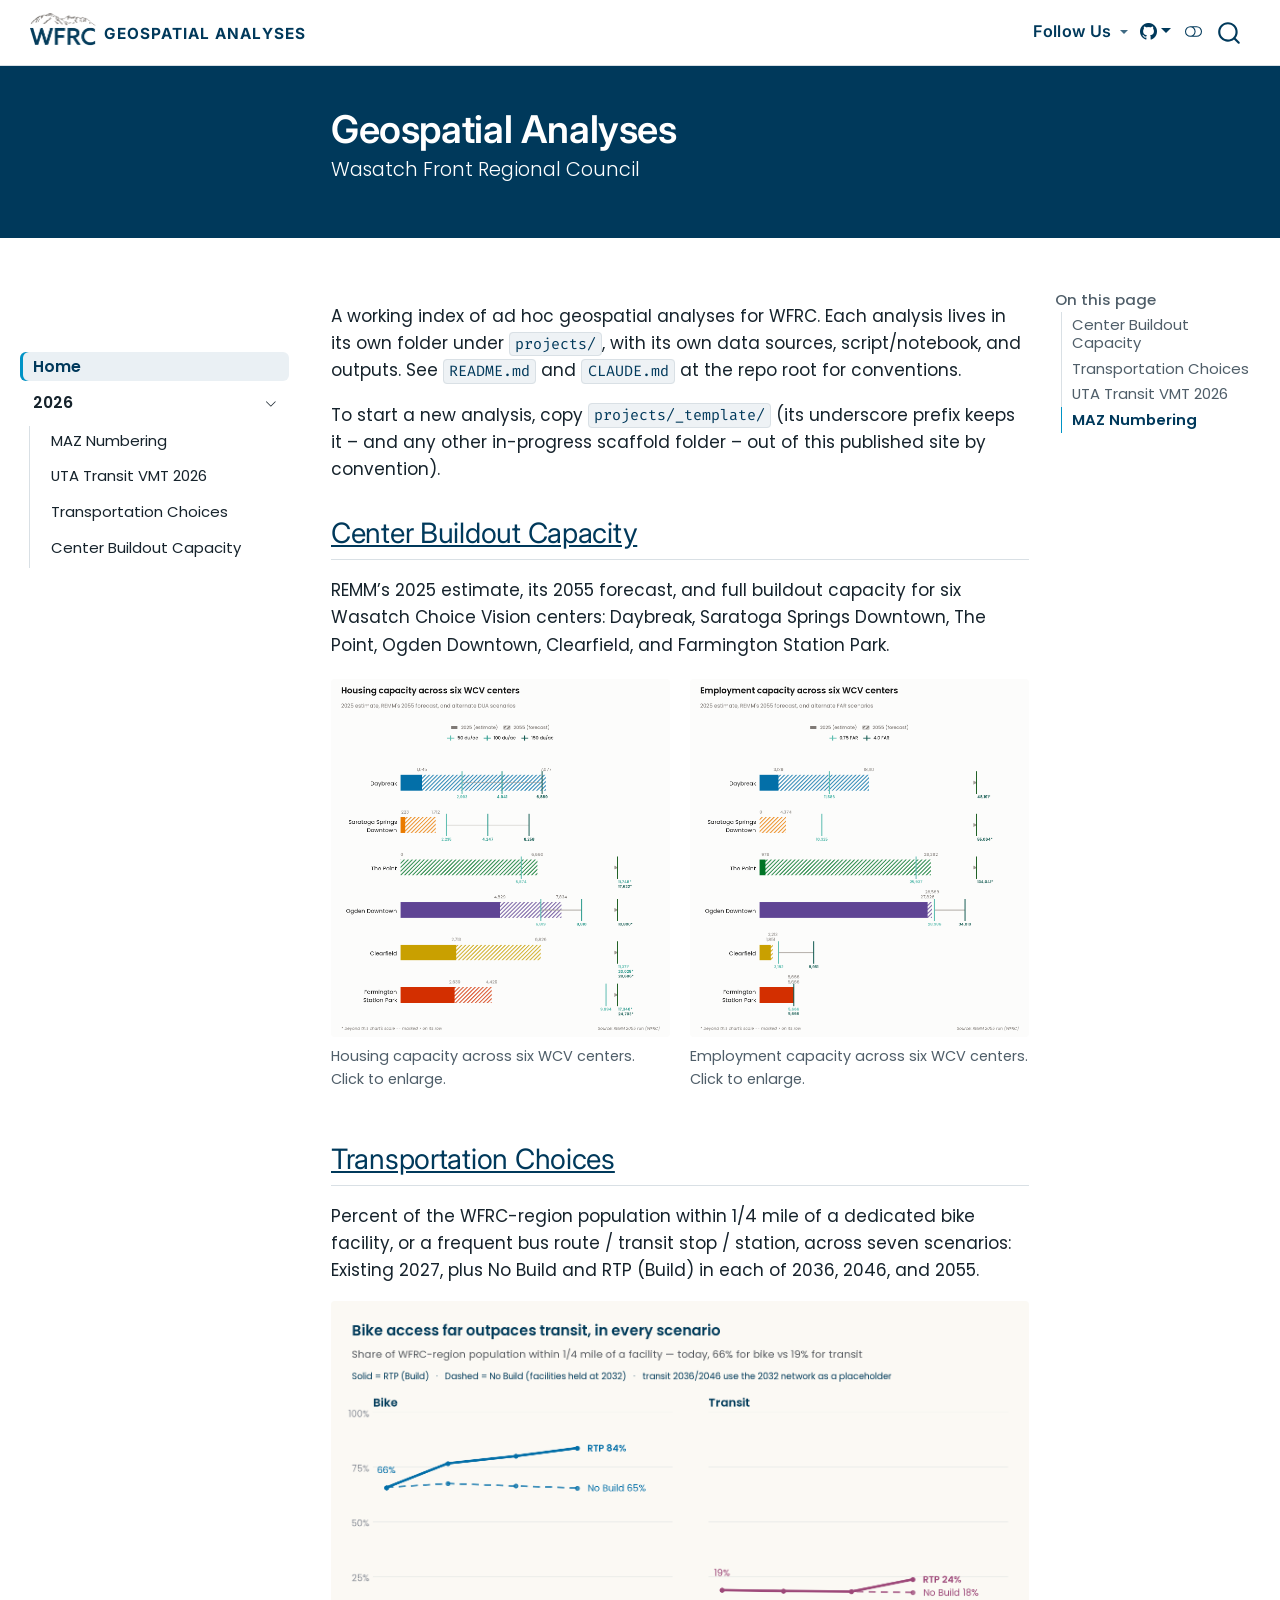
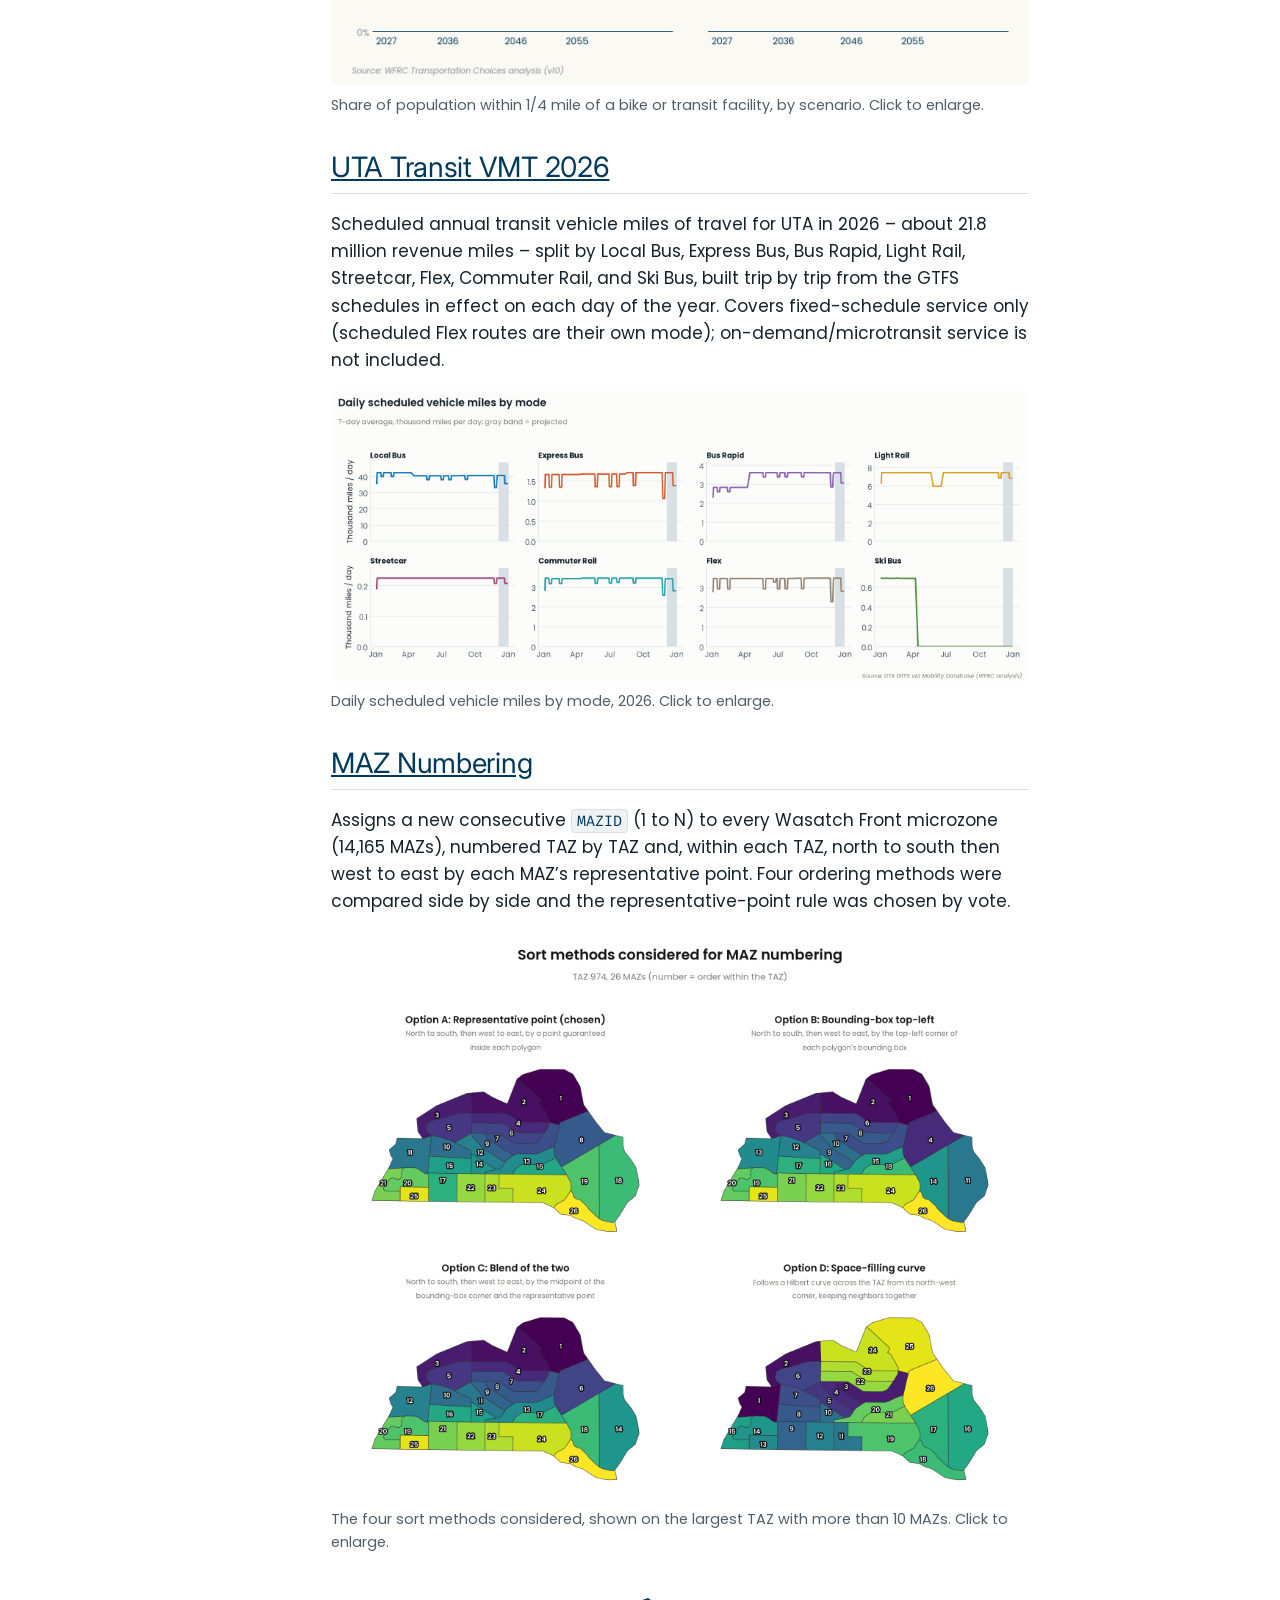
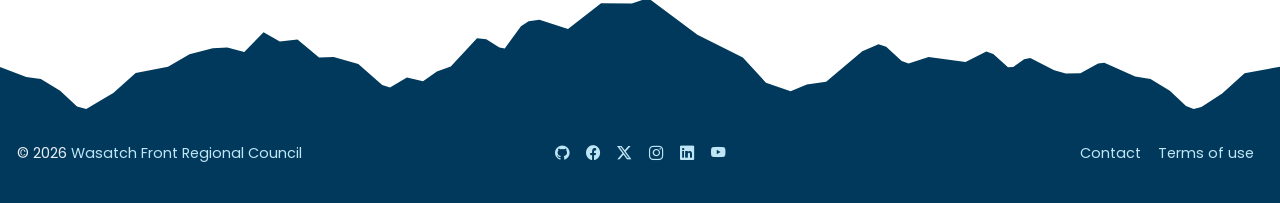
<file: index.html>
<!DOCTYPE html>
<html xmlns="http://www.w3.org/1999/xhtml" lang="en" xml:lang="en"><head>

<meta charset="utf-8">
<meta name="generator" content="quarto-1.11.9">

<meta name="viewport" content="width=device-width, initial-scale=1.0, user-scalable=yes">


<title>Geospatial Analyses</title>
<style>
/* Default styles provided by pandoc.
** See https://pandoc.org/MANUAL.html#variables-for-html for config info.
*/
span.smallcaps{font-variant: small-caps;}
div.columns{display: flex; gap: 1.5em;}
div.column{flex: auto;}
@media screen {
div.columns{gap: min(4vw, 1.5em);}
div.column{overflow-x: auto;}
}
div.hanging-indent{margin-left: 1.5em; text-indent: -1.5em;}
ul.task-list{list-style: none;}
ul.task-list li input[type="checkbox"] {
  width: 0.8em;
  margin: 0 0.8em 0.2em -1em; /* quarto-specific, see https://github.com/quarto-dev/quarto-cli/issues/4556 */ 
  vertical-align: middle;
}
</style>


<script src="site_libs/quarto-nav/quarto-nav.js"></script>
<script src="site_libs/quarto-nav/headroom.min.js"></script>
<script src="site_libs/clipboard/clipboard.min.js"></script>
<script src="site_libs/quarto-search/autocomplete.umd.js"></script>
<script src="site_libs/quarto-search/fuse.min.js"></script>
<script src="site_libs/quarto-search/quarto-search.js"></script>
<meta name="quarto:offset" content="./">
<link href="site_libs\quarto-contrib\quarto-project\WFRCAnalytics\wfrc-brand\assets\logo\abbreviated\WFRC_logo_abbreviated_color_transparent.png" rel="icon" type="image/png">
<script src="site_libs/quarto-html/quarto.js" type="module"></script>
<script src="site_libs/quarto-html/tabsets/tabsets.js" type="module"></script>
<script src="site_libs/quarto-html/scrollable-regions/scrollable-regions.js" type="module"></script>
<script src="site_libs/quarto-html/popper.min.js"></script>
<script src="site_libs/quarto-html/tippy.umd.min.js"></script>
<script src="site_libs/quarto-html/anchor.min.js"></script>
<link href="site_libs/quarto-html/tippy.css" rel="stylesheet">
<link href="site_libs/quarto-html/quarto-syntax-highlighting-a7323b02520c6b153f7cba92645f5b7d.css" rel="stylesheet" class="quarto-color-scheme" id="quarto-text-highlighting-styles">
<link href="site_libs/quarto-html/quarto-syntax-highlighting-dark-fb974e37bd816e7371e85ccbeae9b4e3.css" rel="stylesheet" class="quarto-color-scheme quarto-color-alternate" id="quarto-text-highlighting-styles">
<link href="site_libs/quarto-html/quarto-syntax-highlighting-a7323b02520c6b153f7cba92645f5b7d.css" rel="stylesheet" class="quarto-color-scheme-extra" id="quarto-text-highlighting-styles">
<script src="site_libs/quarto-axe/axe.min.js"></script>
<script src="site_libs/quarto-axe/axe-check.js" type="module"></script>
<script id="quarto-axe-checker-options" type="text/plain">dHJ1ZQ==</script>
<script src="site_libs/bootstrap/bootstrap.min.js"></script>
<link href="site_libs/bootstrap/bootstrap-icons.css" rel="stylesheet">
<link href="site_libs/bootstrap/bootstrap-1a961dc1143a0c01d0fdc36cc2239492.min.css" rel="stylesheet" append-hash="true" class="quarto-color-scheme" id="quarto-bootstrap" data-mode="light">
<link href="site_libs/bootstrap/bootstrap-dark-6ae2621facc82204d567e3cd11e3c288.min.css" rel="stylesheet" append-hash="true" class="quarto-color-scheme quarto-color-alternate" id="quarto-bootstrap" data-mode="dark">
<link href="site_libs/bootstrap/bootstrap-1a961dc1143a0c01d0fdc36cc2239492.min.css" rel="stylesheet" append-hash="true" class="quarto-color-scheme-extra" id="quarto-bootstrap" data-mode="light">
<script src="site_libs/quarto-contrib/glightbox/glightbox.min.js"></script>
<link href="site_libs/quarto-contrib/glightbox/glightbox.min.css" rel="stylesheet">
<link href="site_libs/quarto-contrib/glightbox/lightbox.css" rel="stylesheet">
<script id="quarto-search-options" type="application/json">{
  "location": "navbar",
  "copy-button": false,
  "collapse-after": 3,
  "panel-placement": "end",
  "type": "overlay",
  "limit": 50,
  "keyboard-shortcut": [
    "f",
    "/",
    "s"
  ],
  "show-item-context": false,
  "language": {
    "search-no-results-text": "No results",
    "search-matching-documents-text": "matching documents",
    "search-copy-link-title": "Copy link to search",
    "search-hide-matches-text": "Hide additional matches",
    "search-more-match-text": "more match in this document",
    "search-more-matches-text": "more matches in this document",
    "search-clear-button-title": "Clear",
    "search-text-placeholder": "",
    "search-detached-cancel-button-title": "Cancel",
    "search-submit-button-title": "Submit",
    "search-label": "Search"
  }
}</script>


<meta property="og:title" content="Geospatial Analyses">
<meta property="og:description" content="Wasatch Front Regional Council">
<meta property="og:image" content="https://wfrcanalytics.github.io/GIS-adhoc-analyses/_extensions/WFRCAnalytics/wfrc-brand/assets/social/wfrc-card.png">
<meta property="og:site_name" content="Geospatial Analyses">
<meta property="og:image:alt" content="Wasatch Front Regional Council">
<meta property="og:image:height" content="630">
<meta property="og:image:width" content="1200">
<meta name="twitter:title" content="Geospatial Analyses">
<meta name="twitter:description" content="Wasatch Front Regional Council">
<meta name="twitter:image" content="https://wfrcanalytics.github.io/GIS-adhoc-analyses/_extensions/WFRCAnalytics/wfrc-brand/assets/social/wfrc-card.png">
<meta name="twitter:image:alt" content="Wasatch Front Regional Council">
<meta name="twitter:creator" content="@wasatchcouncil">
<meta name="twitter:site" content="@wasatchcouncil">
<meta name="twitter:card" content="summary_large_image">
</head>

<body class="nav-sidebar docked nav-fixed quarto-light"><a id="quarto-skip-link" class="visually-hidden-focusable" href="#quarto-document-content">Skip to main content</a><script id="quarto-html-before-body" type="application/javascript">
    const toggleBodyColorMode = (bsSheetEl) => {
      const mode = bsSheetEl.getAttribute("data-mode");
      const bodyEl = window.document.querySelector("body");
      if (mode === "dark") {
        bodyEl.classList.add("quarto-dark");
        bodyEl.classList.remove("quarto-light");
      } else {
        bodyEl.classList.add("quarto-light");
        bodyEl.classList.remove("quarto-dark");
      }
    }
    const toggleBodyColorPrimary = () => {
      const bsSheetEl = window.document.querySelector("link#quarto-bootstrap:not([rel=disabled-stylesheet])");
      if (bsSheetEl) {
        toggleBodyColorMode(bsSheetEl);
      }
    }
    const setColorSchemeToggle = (alternate) => {
      const toggles = window.document.querySelectorAll('.quarto-color-scheme-toggle');
      for (let i=0; i < toggles.length; i++) {
        const toggle = toggles[i];
        if (toggle) {
          toggle.setAttribute("aria-checked", alternate ? "true" : "false");
          if (alternate) {
            toggle.classList.add("alternate");
          } else {
            toggle.classList.remove("alternate");
          }
        }
      }
    };
    const toggleColorMode = (alternate) => {
      // Switch the stylesheets
      const primaryStylesheets = window.document.querySelectorAll('link.quarto-color-scheme:not(.quarto-color-alternate)');
      const alternateStylesheets = window.document.querySelectorAll('link.quarto-color-scheme.quarto-color-alternate');
      manageTransitions('#quarto-margin-sidebar .nav-link', false);
      if (alternate) {
        // note: dark is layered on light, we don't disable primary!
        enableStylesheet(alternateStylesheets);
        for (const sheetNode of alternateStylesheets) {
          if (sheetNode.id === "quarto-bootstrap") {
            toggleBodyColorMode(sheetNode);
          }
        }
      } else {
        disableStylesheet(alternateStylesheets);
        enableStylesheet(primaryStylesheets)
        toggleBodyColorPrimary();
      }
      manageTransitions('#quarto-margin-sidebar .nav-link', true);
      // Switch the toggles
      setColorSchemeToggle(alternate)
    }
    // Hack to workaround the fact that safari doesn't
    // properly recolor the scrollbar when toggling (#1455).
    // Not run on load: stylesheets are set before first paint there, and
    // scrolling would undo the scroll to a URL fragment (#14973).
    // The one pixel nudge keeps the reader where they were.
    const refreshSafariScrollbar = () => {
      if (navigator.userAgent.indexOf('Safari') > 0 && navigator.userAgent.indexOf('Chrome') == -1) {
        manageTransitions("body", false);
        const scrollY = window.scrollY;
        window.scrollTo(0, scrollY > 0 ? scrollY - 1 : 1);
        setTimeout(() => {
          window.scrollTo(0, scrollY);
          manageTransitions("body", true);
        }, 40);
      }
    }
    const disableStylesheet = (stylesheets) => {
      for (let i=0; i < stylesheets.length; i++) {
        const stylesheet = stylesheets[i];
        stylesheet.rel = 'disabled-stylesheet';
      }
    }
    const enableStylesheet = (stylesheets) => {
      for (let i=0; i < stylesheets.length; i++) {
        const stylesheet = stylesheets[i];
        if(stylesheet.rel !== 'stylesheet') { // for Chrome, which will still FOUC without this check
          stylesheet.rel = 'stylesheet';
        }
      }
    }
    const manageTransitions = (selector, allowTransitions) => {
      const els = window.document.querySelectorAll(selector);
      for (let i=0; i < els.length; i++) {
        const el = els[i];
        if (allowTransitions) {
          el.classList.remove('notransition');
        } else {
          el.classList.add('notransition');
        }
      }
    }
    const isFileUrl = () => {
      return window.location.protocol === 'file:';
    }
    const hasAlternateSentinel = () => {
      let styleSentinel = getColorSchemeSentinel();
      if (styleSentinel !== null) {
        return styleSentinel === "alternate";
      } else {
        return false;
      }
    }
    const setStyleSentinel = (alternate) => {
      const value = alternate ? "alternate" : "default";
      if (!isFileUrl()) {
        window.localStorage.setItem("quarto-color-scheme", value);
      } else {
        localAlternateSentinel = value;
      }
    }
    const getColorSchemeSentinel = () => {
      if (!isFileUrl()) {
        const storageValue = window.localStorage.getItem("quarto-color-scheme");
        return storageValue != null ? storageValue : localAlternateSentinel;
      } else {
        return localAlternateSentinel;
      }
    }
    const toggleGiscusIfUsed = (isAlternate, darkModeDefault) => {
      const baseTheme = document.querySelector('#giscus-base-theme')?.value ?? 'light';
      const alternateTheme = document.querySelector('#giscus-alt-theme')?.value ?? 'dark';
      let newTheme = '';
      if(authorPrefersDark) {
        newTheme = isAlternate ? baseTheme : alternateTheme;
      } else {
        newTheme = isAlternate ? alternateTheme : baseTheme;
      }
      const changeGiscusTheme = () => {
        // From: https://github.com/giscus/giscus/issues/336
        const sendMessage = (message) => {
          const iframe = document.querySelector('iframe.giscus-frame');
          if (!iframe) return;
          iframe.contentWindow.postMessage({ giscus: message }, 'https://giscus.app');
        }
        sendMessage({
          setConfig: {
            theme: newTheme
          }
        });
      }
      const isGiscussLoaded = window.document.querySelector('iframe.giscus-frame') !== null;
      if (isGiscussLoaded) {
        changeGiscusTheme();
      }
    };
    const authorPrefersDark = false;
    const queryPrefersDark = window.matchMedia('(prefers-color-scheme: dark)');
    const darkModeDefault = queryPrefersDark.matches;
      document.querySelector('link#quarto-text-highlighting-styles.quarto-color-scheme-extra').rel = 'disabled-stylesheet';
      document.querySelector('link#quarto-bootstrap.quarto-color-scheme-extra').rel = 'disabled-stylesheet';
    let localAlternateSentinel = darkModeDefault ? 'alternate' : 'default';
    // Dark / light mode switch
    window.quartoToggleColorScheme = () => {
      // Read the current dark / light value
      let toAlternate = !hasAlternateSentinel();
      toggleColorMode(toAlternate);
      refreshSafariScrollbar();
      setStyleSentinel(toAlternate);
      toggleGiscusIfUsed(toAlternate, darkModeDefault);
      window.dispatchEvent(new Event('resize'));
    };
    queryPrefersDark.addEventListener("change", e => {
      if(window.localStorage.getItem("quarto-color-scheme") !== null)
        return;
      const alternate = e.matches
      toggleColorMode(alternate);
      refreshSafariScrollbar();
      localAlternateSentinel = e.matches ? 'alternate' : 'default'; // this is used alongside local storage!
      toggleGiscusIfUsed(alternate, darkModeDefault);
    });
    // Switch to dark mode if need be
    if (hasAlternateSentinel()) {
      toggleColorMode(true);
    } else {
      toggleColorMode(false);
    }
  </script>

<div id="quarto-search-results"></div>
  <header id="quarto-header" class="headroom fixed-top quarto-banner">
    <nav class="navbar navbar-expand-lg " data-bs-theme="dark" aria-label="Site">
      <div class="navbar-container container-fluid">
      <div class="navbar-brand-container mx-auto">
    <a href="./index.html" class="navbar-brand navbar-brand-logo">
    <img src="site_libs\quarto-contrib\quarto-project\WFRCAnalytics\wfrc-brand\assets\logo\abbreviated\WFRC_logo_abbreviated_color_transparent.png" alt="Wasatch Front Regional Council" class="navbar-logo light-content">
    <img src="site_libs\quarto-contrib\quarto-project\WFRCAnalytics\wfrc-brand\assets\logo\abbreviated\WFRC_logo_abbreviated_white_transparent.png" alt="Wasatch Front Regional Council" class="navbar-logo dark-content">
    </a>
    <a class="navbar-brand" href="./index.html">
    <span class="navbar-title">Geospatial Analyses</span>
    </a>
  </div>
          <button class="navbar-toggler" type="button" data-bs-toggle="collapse" data-bs-target="#navbarCollapse" aria-controls="navbarCollapse" aria-expanded="false" aria-label="Toggle navigation" onclick="if (window.quartoToggleHeadroom) { window.quartoToggleHeadroom(); }">
  <span class="navbar-toggler-icon"></span>
</button>
          <div class="collapse navbar-collapse" id="navbarCollapse">
            <ul class="navbar-nav navbar-nav-scroll ms-auto">
  <li class="nav-item dropdown ">
    <a class="nav-link dropdown-toggle" href="#" id="nav-menu-follow-us" role="link" data-bs-toggle="dropdown" aria-expanded="false">
 <span class="menu-text">Follow Us</span>
    </a>
    <ul class="dropdown-menu dropdown-menu-end" aria-labelledby="nav-menu-follow-us">    
        <li>
    <a class="dropdown-item" href="https://www.facebook.com/WasatchFrontRegionalCouncil/" target="_blank"><i class="bi bi-facebook" role="img">
</i> 
 <span class="dropdown-text">Facebook</span></a>
  </li>  
        <li>
    <a class="dropdown-item" href="https://twitter.com/wasatchcouncil/" target="_blank"><i class="bi bi-twitter-x" role="img">
</i> 
 <span class="dropdown-text">X (Twitter)</span></a>
  </li>  
        <li>
    <a class="dropdown-item" href="https://www.instagram.com/wasatchfrontregionalcouncil/" target="_blank"><i class="bi bi-instagram" role="img">
</i> 
 <span class="dropdown-text">Instagram</span></a>
  </li>  
        <li>
    <a class="dropdown-item" href="https://www.linkedin.com/company/wasatch-front-regional-council/" target="_blank"><i class="bi bi-linkedin" role="img">
</i> 
 <span class="dropdown-text">LinkedIn</span></a>
  </li>  
        <li>
    <a class="dropdown-item" href="https://www.youtube.com/user/wfrcvideo/" target="_blank"><i class="bi bi-youtube" role="img">
</i> 
 <span class="dropdown-text">YouTube</span></a>
  </li>  
    </ul>
  </li>
</ul>
          </div> <!-- /navcollapse -->
            <div class="quarto-navbar-tools">
    <div class="dropdown">
      <a href="" title="GitHub" id="quarto-navigation-tool-dropdown-0" class="quarto-navigation-tool dropdown-toggle px-1" data-bs-toggle="dropdown" aria-expanded="false" role="link" aria-label="GitHub"><i class="bi bi-github"></i></a>
      <ul class="dropdown-menu" aria-labelledby="quarto-navigation-tool-dropdown-0">
          <li>
            <a class="dropdown-item quarto-navbar-tools-item" href="https://github.com/WFRCAnalytics/GIS-adhoc-analyses" target="_blank">
            Source Code
            </a>
          </li>
          <li>
            <a class="dropdown-item quarto-navbar-tools-item" href="https://github.com/WFRCAnalytics/GIS-adhoc-analyses/issues/new" target="_blank">
            Report a Bug
            </a>
          </li>
          
      </ul>
    </div>
  <button type="button" role="switch" aria-checked="false" class="quarto-color-scheme-toggle quarto-navigation-tool  px-1" onclick="window.quartoToggleColorScheme(); return false;" title="Toggle dark mode" aria-label="Toggle dark mode"><i class="bi"></i></button>
</div>
            <div id="quarto-search" class="" title="Search"></div>
      </div> <!-- /container-fluid -->
    </nav>
  <nav class="quarto-secondary-nav" aria-label="Toolbar">
    <div class="container-fluid d-flex">
      <button type="button" class="quarto-btn-toggle btn" data-bs-toggle="collapse" role="button" data-bs-target=".quarto-sidebar-collapse-item" aria-controls="quarto-sidebar" aria-expanded="false" aria-label="Toggle sidebar navigation" onclick="if (window.quartoToggleHeadroom) { window.quartoToggleHeadroom(); }">
        <i class="bi bi-layout-text-sidebar-reverse"></i>
      </button>
        <nav class="quarto-page-breadcrumbs" aria-label="Breadcrumbs"><ol class="breadcrumb"><li class="breadcrumb-item"><a href="./index.html">Home</a></li></ol></nav>
        <a class="flex-grow-1" data-bs-toggle="collapse" data-bs-target=".quarto-sidebar-collapse-item" onclick="if (window.quartoToggleHeadroom) { window.quartoToggleHeadroom(); }">      
        </a>
      <button type="button" class="btn quarto-search-button" aria-label="Search" onclick="window.quartoOpenSearch();">
        <i class="bi bi-search"></i>
      </button>
    </div>
  </nav>
</header>
<!-- content -->
<header id="title-block-header" class="quarto-title-block default page-columns page-full">
  <div class="quarto-title-banner page-columns page-full">
    <div class="quarto-title column-body">
      <h1 class="title">Geospatial Analyses</h1>
            <p class="subtitle lead">Wasatch Front Regional Council</p>
                      </div>
  </div>
    
  
  <div class="quarto-title-meta column-body">

      
    
      
    </div>
    
  
  </header><div id="quarto-content" class="quarto-container page-columns page-rows-contents page-layout-full page-navbar">
<!-- sidebar -->
  <nav id="quarto-sidebar" class="sidebar collapse collapse-horizontal quarto-sidebar-collapse-item sidebar-navigation docked overflow-auto" aria-label="Section">
    <div class="pt-lg-2 mt-2 text-left sidebar-header">
      <a href="./index.html" class="sidebar-logo-link">
      <img src="site_libs\quarto-contrib\quarto-project\WFRCAnalytics\wfrc-brand\assets\logo\stacked\WFRC_logo_stacked_color_transparent.png" alt="Wasatch Front Regional Council" class="sidebar-logo light-content py-0 d-lg-inline d-none">
      <img src="site_libs\quarto-contrib\quarto-project\WFRCAnalytics\wfrc-brand\assets\logo\stacked\WFRC_logo_stacked_white_transparent.png" alt="Wasatch Front Regional Council" class="sidebar-logo dark-content py-0 d-lg-inline d-none">
      </a>
      </div>
        <div class="mt-2 flex-shrink-0 align-items-center">
        <div class="sidebar-search">
        <div id="quarto-search" class="" title="Search"></div>
        </div>
        </div>
    <div class="sidebar-menu-container"> 
    <ul class="list-unstyled mt-1">
        <li class="sidebar-item">
  <div class="sidebar-item-container"> 
  <a href="./index.html" class="sidebar-item-text sidebar-link active">
 <span class="menu-text">Home</span></a>
  </div>
</li>
        <li class="sidebar-item sidebar-item-section">
      <div class="sidebar-item-container"> 
            <button type="button" class="sidebar-item-text sidebar-item-toggle sidebar-link text-start" data-bs-toggle="collapse" data-bs-target="#quarto-sidebar-section-1" aria-controls="quarto-sidebar-section-1" aria-expanded="true">
 <span class="menu-text" id="quarto-sidebar-section-1-label">2026</span><i class="bi bi-chevron-right" aria-hidden="true"></i></button>
      </div>
      <ul id="quarto-sidebar-section-1" aria-labelledby="quarto-sidebar-section-1-label" class="collapse list-unstyled sidebar-section depth1 show">  
          <li class="sidebar-item">
  <div class="sidebar-item-container"> 
  <a href="./projects/maz-numbering/index.html" class="sidebar-item-text sidebar-link">
 <span class="menu-text">MAZ Numbering</span></a>
  </div>
</li>
          <li class="sidebar-item">
  <div class="sidebar-item-container"> 
  <a href="./projects/uta-transit-vmt-2026/index.html" class="sidebar-item-text sidebar-link">
 <span class="menu-text">UTA Transit VMT 2026</span></a>
  </div>
</li>
          <li class="sidebar-item">
  <div class="sidebar-item-container"> 
  <a href="./projects/transportation-choices/index.html" class="sidebar-item-text sidebar-link">
 <span class="menu-text">Transportation Choices</span></a>
  </div>
</li>
          <li class="sidebar-item">
  <div class="sidebar-item-container"> 
  <a href="./projects/center-buildout-capacity/index.html" class="sidebar-item-text sidebar-link">
 <span class="menu-text">Center Buildout Capacity</span></a>
  </div>
</li>
      </ul>
  </li>
    </ul>
    </div>
</nav>
<div id="quarto-sidebar-glass" class="quarto-sidebar-collapse-item" data-bs-toggle="collapse" data-bs-target=".quarto-sidebar-collapse-item"></div>
<!-- margin-sidebar -->
    <div id="quarto-margin-sidebar" class="sidebar margin-sidebar">
        <nav id="TOC" role="doc-toc" aria-labelledby="toc-title" class="toc-active" data-toc-expanded="2">
    <h2 id="toc-title">On this page</h2>
   
  <ul>
  <li><a href="#center-buildout-capacity" id="toc-center-buildout-capacity" class="nav-link active" data-scroll-target="#center-buildout-capacity">Center Buildout Capacity</a></li>
  <li><a href="#transportation-choices" id="toc-transportation-choices" class="nav-link" data-scroll-target="#transportation-choices">Transportation Choices</a></li>
  <li><a href="#uta-transit-vmt-2026" id="toc-uta-transit-vmt-2026" class="nav-link" data-scroll-target="#uta-transit-vmt-2026">UTA Transit VMT 2026</a></li>
  <li><a href="#maz-numbering" id="toc-maz-numbering" class="nav-link" data-scroll-target="#maz-numbering">MAZ Numbering</a></li>
  </ul>
</nav>
    </div>
<!-- main -->
<main class="content quarto-banner-title-block column-body" id="quarto-document-content" tabindex="-1">






<p>A working index of ad hoc geospatial analyses for WFRC. Each analysis lives in its own folder under <code>projects/</code>, with its own data sources, script/notebook, and outputs. See <code>README.md</code> and <code>CLAUDE.md</code> at the repo root for conventions.</p>
<p>To start a new analysis, copy <code>projects/_template/</code> (its underscore prefix keeps it – and any other in-progress scaffold folder – out of this published site by convention).</p>
<section id="center-buildout-capacity" class="level2">
<h2 class="anchored" data-anchor-id="center-buildout-capacity"><a href="./projects/center-buildout-capacity/index.html">Center Buildout Capacity</a></h2>
<p>REMM’s 2025 estimate, its 2055 forecast, and full buildout capacity for six Wasatch Choice Vision centers: Daybreak, Saratoga Springs Downtown, The Point, Ogden Downtown, Clearfield, and Farmington Station Park.</p>
<div class="quarto-layout-panel" data-layout-ncol="2">
<div class="quarto-layout-row">
<div class="quarto-layout-cell" style="flex-basis: 50.0%;justify-content: flex-start;">
<div class="quarto-figure quarto-figure-center">
<figure class="figure">
<p><a href="projects/center-buildout-capacity/output/housing_buildout.png" class="lightbox" data-gallery="center-buildout-capacity" title="Housing capacity across six WCV centers. Click to enlarge."><img src="projects/center-buildout-capacity/output/housing_buildout.png" class="img-fluid figure-img" alt="Housing capacity across six WCV centers. Click to enlarge."></a></p>
<figcaption>Housing capacity across six WCV centers. Click to enlarge.</figcaption>
</figure>
</div>
</div>
<div class="quarto-layout-cell" style="flex-basis: 50.0%;justify-content: flex-start;">
<div class="quarto-figure quarto-figure-center">
<figure class="figure">
<p><a href="projects/center-buildout-capacity/output/employment_buildout.png" class="lightbox" data-gallery="center-buildout-capacity" title="Employment capacity across six WCV centers. Click to enlarge."><img src="projects/center-buildout-capacity/output/employment_buildout.png" class="img-fluid figure-img" alt="Employment capacity across six WCV centers. Click to enlarge."></a></p>
<figcaption>Employment capacity across six WCV centers. Click to enlarge.</figcaption>
</figure>
</div>
</div>
</div>
</div>
</section>
<section id="transportation-choices" class="level2">
<h2 class="anchored" data-anchor-id="transportation-choices"><a href="./projects/transportation-choices/index.html">Transportation Choices</a></h2>
<p>Percent of the WFRC-region population within 1/4 mile of a dedicated bike facility, or a frequent bus route / transit stop / station, across seven scenarios: Existing 2027, plus No Build and RTP (Build) in each of 2036, 2046, and 2055.</p>
<div class="quarto-figure quarto-figure-center">
<figure class="figure">
<p><a href="projects/transportation-choices/output/region_pct.png" class="lightbox" data-gallery="transportation-choices" title="Share of population within 1/4 mile of a bike or transit facility, by scenario. Click to enlarge."><img src="projects/transportation-choices/output/region_pct.png" class="img-fluid figure-img" alt="Share of population within 1/4 mile of a bike or transit facility, by scenario. Click to enlarge."></a></p>
<figcaption>Share of population within 1/4 mile of a bike or transit facility, by scenario. Click to enlarge.</figcaption>
</figure>
</div>
</section>
<section id="uta-transit-vmt-2026" class="level2">
<h2 class="anchored" data-anchor-id="uta-transit-vmt-2026"><a href="./projects/uta-transit-vmt-2026/index.html">UTA Transit VMT 2026</a></h2>
<p>Scheduled annual transit vehicle miles of travel for UTA in 2026 – about 21.8 million revenue miles – split by Local Bus, Express Bus, Bus Rapid, Light Rail, Streetcar, Flex, Commuter Rail, and Ski Bus, built trip by trip from the GTFS schedules in effect on each day of the year. Covers fixed-schedule service only (scheduled Flex routes are their own mode); on-demand/microtransit service is not included.</p>
<div class="quarto-figure quarto-figure-center">
<figure class="figure">
<p><a href="projects/uta-transit-vmt-2026/output/daily_vmt_by_mode.png" class="lightbox" data-gallery="uta-transit-vmt-2026" title="Daily scheduled vehicle miles by mode, 2026. Click to enlarge."><img src="projects/uta-transit-vmt-2026/output/daily_vmt_by_mode.png" class="img-fluid figure-img" alt="Daily scheduled vehicle miles by mode, 2026. Click to enlarge."></a></p>
<figcaption>Daily scheduled vehicle miles by mode, 2026. Click to enlarge.</figcaption>
</figure>
</div>
</section>
<section id="maz-numbering" class="level2">
<h2 class="anchored" data-anchor-id="maz-numbering"><a href="./projects/maz-numbering/index.html">MAZ Numbering</a></h2>
<p>Assigns a new consecutive <code>MAZID</code> (1 to N) to every Wasatch Front microzone (14,165 MAZs), numbered TAZ by TAZ and, within each TAZ, north to south then west to east by each MAZ’s representative point. Four ordering methods were compared side by side and the representative-point rule was chosen by vote.</p>
<div class="quarto-figure quarto-figure-center">
<figure class="figure">
<p><a href="projects/maz-numbering/output/sort_methods_considered.png" class="lightbox" data-gallery="maz-numbering" title="The four sort methods considered, shown on the largest TAZ with more than 10 MAZs. Click to enlarge."><img src="projects/maz-numbering/output/sort_methods_considered.png" class="img-fluid figure-img" alt="The four sort methods considered, shown on the largest TAZ with more than 10 MAZs. Click to enlarge."></a></p>
<figcaption>The four sort methods considered, shown on the largest TAZ with more than 10 MAZs. Click to enlarge.</figcaption>
</figure>
</div>


</section>

<a onclick="window.scrollTo(0, 0); return false;" role="button" id="quarto-back-to-top"><i class="bi bi-arrow-up"></i> Back to top</a></main> <!-- /main -->
<script>
// Accessibility fixes for things Quarto and its libraries render but cannot configure.
// Included on every page through wfrc-shared.yml (format.html.include-after-body).
(function () {
  function fix(root) {
    // Listing banners are decorative; Quarto drops an empty `image-alt`.
    root.querySelectorAll('img.thumbnail-image:not([alt])').forEach(function (img) {
      img.setAttribute('alt', '');
    });
    // Quarto only sets `title` on the color-scheme toggle: add an accessible name and a clearer tooltip.
    root.querySelectorAll('.quarto-color-scheme-toggle:not([aria-label])').forEach(function (a) {
      a.setAttribute('aria-label', 'Toggle light and dark mode');
      a.setAttribute('title', 'Toggle light / dark');
    });
    // Collapsible callouts put aria-expanded on a plain div: make it a real, keyboard-operable button.
    root.querySelectorAll('.callout-header[aria-expanded]:not([role])').forEach(function (h) {
      h.setAttribute('role', 'button');
      h.setAttribute('tabindex', '0');
      h.addEventListener('keydown', function (e) {
        if (e.key === 'Enter' || e.key === ' ') { e.preventDefault(); h.click(); }
      });
    });
    // The announcement's dismiss control is a bare <i> with a click handler: give it a role, a name
    // and keyboard operation (Enter and Space).
    root.querySelectorAll('#quarto-announcement .quarto-announcement-action:not([role])').forEach(function (i) {
      i.setAttribute('role', 'button');
      i.setAttribute('tabindex', '0');
      i.setAttribute('aria-label', 'Dismiss announcement');
      i.addEventListener('keydown', function (e) {
        if (e.key === 'Enter' || e.key === ' ') { e.preventDefault(); i.click(); }
      });
    });
    // Quarto's "Back to top" is an <a role="button"> without an href, so the keyboard cannot reach it.
    root.querySelectorAll('#quarto-back-to-top:not([tabindex])').forEach(function (a) {
      a.setAttribute('tabindex', '0');
      a.addEventListener('keydown', function (e) {
        if (e.key === 'Enter' || e.key === ' ') { e.preventDefault(); window.scrollTo(0, 0); }
      });
    });
    // Observable Plot labels bare <g> marks; aria-label is not allowed on a role-less element.
    root.querySelectorAll('[class^="plot-"] g[aria-label]:not([role])').forEach(function (g) {
      g.removeAttribute('aria-label');
    });
    // Scrollable regions must be reachable by keyboard.
    root.querySelectorAll('pre, div.sourceCode, .card, .card-body, .table-striped, table, .cell-output-display').forEach(function (el) {
      if (el.hasAttribute('tabindex') || el.matches('a, button, input, select, textarea')) return;
      var o = getComputedStyle(el);
      var scrolls = /(auto|scroll)/.test(o.overflowX + o.overflowY) &&
        (el.scrollWidth > el.clientWidth + 1 || el.scrollHeight > el.clientHeight + 1);
      if (scrolls) el.setAttribute('tabindex', '0');
    });
  }
  var queued = false;
  function schedule() {
    if (queued) return;
    queued = true;
    requestAnimationFrame(function () { queued = false; fix(document); });
  }
  fix(document);
  new MutationObserver(schedule).observe(document.body, { childList: true, subtree: true });
  window.addEventListener('resize', schedule);
  window.addEventListener('load', function () { setTimeout(schedule, 800); setTimeout(schedule, 2500); });
})();
</script>
<script id="quarto-html-after-body" type="application/javascript">
  window.document.addEventListener("DOMContentLoaded", function (event) {
    // Ensure there is a toggle, if there isn't float one in the top right
    if (window.document.querySelector('.quarto-color-scheme-toggle') === null) {
      const toggle = window.document.createElement('button');
      toggle.type = "button";
      toggle.setAttribute("role", "switch");
      toggle.setAttribute("aria-checked", "false");
      toggle.classList.add('top-right');
      toggle.classList.add('quarto-color-scheme-toggle');
      toggle.setAttribute("aria-label", "Toggle dark mode");
      toggle.onclick = function() { try { window.quartoToggleColorScheme(); } catch {} return false; };
      const i = window.document.createElement("i");
      i.classList.add('bi');
      toggle.appendChild(i);
      // Put the toggle in a landmark of its own, so that landmark navigation
      // can reach it.
      //
      // The container is always a fresh direct child of body, and the toggle is
      // never moved into page furniture that the theme or the author controls.
      // The toggle is positioned against the page, so any ancestor that
      // establishes a containing block captures it: a positioned element or a
      // grid for position: absolute, and transform, filter, will-change or
      // contain for position: fixed. A direct child of body has none of these
      // to inherit, and the shift when one appears is silent and visual.
      //
      // ARIA says a document should have at most one banner, and axe reports a
      // duplicate whether or not the banners carry distinct labels. So use a
      // header when the page has no banner yet, and a named region otherwise.
      //
      // A header is a banner wherever it sits, unless it is inside sectioning
      // content, so this cannot just look at the children of body: a custom
      // page layout wraps the title block header in a plain div. An explicit
      // role="banner" always counts.
      const sectioning = 'article, aside, main, nav, section, [role="article"], [role="complementary"], [role="main"], [role="navigation"], [role="region"]';
      const hasBanner = Array.from(
        window.document.querySelectorAll('header:not([role]), [role="banner"]')
      ).some(function(el) {
        return el.hasAttribute("role") || el.closest(sectioning) === null;
      });
      const container = window.document.createElement(hasBanner ? "div" : "header");
      if (hasBanner) {
        container.setAttribute("role", "region");
        container.setAttribute("aria-label", "Toggle dark mode");
      }
      container.classList.add('quarto-color-scheme-toggle-container');
      container.appendChild(toggle);
      window.document.body.appendChild(container);
    }
    setColorSchemeToggle(hasAlternateSentinel())
    const icon = "";
    const anchorJS = new window.AnchorJS();
    anchorJS.options = {
      placement: 'right',
      icon: icon
    };
    anchorJS.add('.anchored');
    const isCodeAnnotation = (el) => {
      for (const clz of el.classList) {
        if (clz.startsWith('code-annotation-')) {                     
          return true;
        }
      }
      return false;
    }
    const onCopySuccess = function(e) {
      // button target
      const button = e.trigger;
      // don't keep focus
      button.blur();
      // flash "checked"
      button.classList.add('code-copy-button-checked');
      var currentTitle = button.getAttribute("title");
      button.setAttribute("title", "Copied!");
      let tooltip;
      if (window.bootstrap) {
        button.setAttribute("data-bs-toggle", "tooltip");
        button.setAttribute("data-bs-placement", "left");
        button.setAttribute("data-bs-title", "Copied!");
        tooltip = new bootstrap.Tooltip(button, 
          { trigger: "manual", 
            customClass: "code-copy-button-tooltip",
            offset: [0, -8]});
        tooltip.show();    
      }
      setTimeout(function() {
        if (tooltip) {
          tooltip.hide();
          button.removeAttribute("data-bs-title");
          button.removeAttribute("data-bs-toggle");
          button.removeAttribute("data-bs-placement");
        }
        button.setAttribute("title", currentTitle);
        button.classList.remove('code-copy-button-checked');
      }, 1000);
      // clear code selection
      e.clearSelection();
    }
    const getTextToCopy = function(trigger) {
      const outerScaffold = trigger.parentElement.cloneNode(true);
      const codeEl = outerScaffold.querySelector('code');
      for (const childEl of codeEl.children) {
        if (isCodeAnnotation(childEl)) {
          childEl.remove();
        }
      }
      return codeEl.innerText;
    }
    const clipboard = new window.ClipboardJS('.code-copy-button:not([data-in-quarto-modal])', {
      text: getTextToCopy
    });
    clipboard.on('success', onCopySuccess);
    if (window.document.getElementById('quarto-embedded-source-code-modal')) {
      const clipboardModal = new window.ClipboardJS('.code-copy-button[data-in-quarto-modal]', {
        text: getTextToCopy,
        container: window.document.getElementById('quarto-embedded-source-code-modal')
      });
      clipboardModal.on('success', onCopySuccess);
    }
      var localhostRegex = new RegExp(/^(?:http|https):\/\/localhost\:?[0-9]*\//);
      var mailtoRegex = new RegExp(/^mailto:/);
        var filterRegex = new RegExp("https:\/\/wfrcanalytics\.github\.io\/GIS-adhoc-analyses");
      const newWindowLabel = "(opens in a new tab)";
      const newWindowNoteId = "quarto-ext-newwindow-label";
      // Links reference one hidden label through aria-describedby, so the
      // announcement never changes their accessible name.
      var describeNewWindow = (link) => {
        if (!window.document.getElementById(newWindowNoteId)) {
          var newWindowNote = window.document.createElement("span");
          newWindowNote.id = newWindowNoteId;
          newWindowNote.hidden = true;
          newWindowNote.textContent = newWindowLabel;
          window.document.body.appendChild(newWindowNote);
        }
        var describedBy = (link.getAttribute("aria-describedby") || "").split(/\s+/).filter(Boolean);
        if (!describedBy.includes(newWindowNoteId)) {
          describedBy.push(newWindowNoteId);
          link.setAttribute("aria-describedby", describedBy.join(" "));
        }
      }
      var isInternal = (href) => {
          return filterRegex.test(href) || localhostRegex.test(href) || mailtoRegex.test(href);
      }
      // Inspect non-navigation links and adorn them if external
      window.quartoDecorateExternalLinks = function (root) {
     var links = (root || window.document).querySelectorAll('a[href]:not(.nav-link):not(.navbar-brand):not(.toc-action):not(.sidebar-link):not(.sidebar-item-toggle):not(.pagination-link):not(.no-external):not([aria-hidden]):not(.dropdown-item):not(.quarto-navigation-tool):not(.about-link)');
      for (var i=0; i<links.length; i++) {
        const link = links[i];
        if (!isInternal(link.href)) {
          // undo the damage that might have been done by quarto-nav.js in the case of
          // links that we want to consider external
          if (link.dataset.originalHref !== undefined) {
            link.href = link.dataset.originalHref;
          }
            // target, if specified
            link.setAttribute("target", "_blank");
            if (link.getAttribute("rel") === null) {
              link.setAttribute("rel", "noopener");
            }
            describeNewWindow(link);
          if (!link.classList.contains('no-external-icon')) {
          }
        }
      }
      };
      window.quartoDecorateExternalLinks(window.document);
    // Esc closes the popup (WCAG 1.4.13) and focus leaving both trigger and
    // popup closes it (WCAG 2.4.11); tippy handles neither for interactive popups.
    const hideOnEscAndFocusOut = {
      name: 'hideOnEscAndFocusOut',
      defaultValue: true,
      fn(instance) {
        const dismiss = () => {
          // A show scheduled by the trigger delay would otherwise reopen it
          instance.clearDelayTimeouts();
          instance.hide();
        };
        const onKeyDown = (event) => {
          if (event.key !== 'Escape') {
            return;
          }
          // Keep Esc from also reaching page handlers (e.g. reveal.js overview),
          // except an open reveal.js slide menu, which Esc should close too.
          // The menu handles keys only when its keyboard option is on.
          const menuHandlesEsc = window.Reveal?.getPlugin?.('menu')?.isOpen() &&
            window.Reveal.getConfig().menu?.keyboard !== false;
          if (!menuHandlesEsc) {
            event.stopPropagation();
          }
          if (instance.popper.contains(window.document.activeElement)) {
            // Disabled while refocusing so the focus trigger does not reopen it
            instance.disable();
            instance.reference.focus();
            instance.enable();
          }
          dismiss();
        };
        const onFocusOut = (event) => {
          const target = event.relatedTarget;
          if (target && !instance.reference.contains(target) &&
              !instance.popper.contains(target)) {
            dismiss();
          }
        };
        // On the trigger too: a click trigger (code-annotations: select) has no
        // blur handling. Attached for the instance's lifetime so leaving the
        // trigger also cancels a show still pending on the trigger delay.
        instance.reference.addEventListener('focusout', onFocusOut);
        return {
          onShow() {
            window.document.addEventListener('keydown', onKeyDown, true);
            instance.popper.addEventListener('focusout', onFocusOut);
          },
          onHide() {
            window.document.removeEventListener('keydown', onKeyDown, true);
            instance.popper.removeEventListener('focusout', onFocusOut);
          },
          onDestroy() {
            instance.reference.removeEventListener('focusout', onFocusOut);
          },
        };
      },
    };
    function tippyHover(el, contentFn, onTriggerFn, onUntriggerFn) {
      const config = {
        allowHTML: true,
        maxWidth: 500,
        delay: 100,
        arrow: false,
        appendTo: function(el) {
            return el.parentElement;
        },
        interactive: true,
        interactiveBorder: 10,
        theme: 'quarto',
        placement: 'bottom-start',
        plugins: [hideOnEscAndFocusOut],
      };
      if (contentFn) {
        config.content = contentFn;
      }
      if (onTriggerFn) {
        config.onTrigger = onTriggerFn;
      }
      if (onUntriggerFn) {
        config.onUntrigger = onUntriggerFn;
      }
      window.tippy(el, config); 
    }
    const noterefs = window.document.querySelectorAll('a[role="doc-noteref"]');
    for (var i=0; i<noterefs.length; i++) {
      const ref = noterefs[i];
      tippyHover(ref, function() {
        // use id or data attribute instead here
        let href = ref.getAttribute('data-footnote-href') || ref.getAttribute('href');
        try { href = new URL(href).hash; } catch {}
        const id = href.replace(/^#\/?/, "");
        const note = window.document.getElementById(id);
        if (note) {
          return note.innerHTML;
        } else {
          return "";
        }
      });
    }
    const xrefs = window.document.querySelectorAll('a.quarto-xref');
    const processXRef = (id, note) => {
      // Strip column container classes
      const stripColumnClz = (el) => {
        el.classList.remove("page-full", "page-columns");
        if (el.children) {
          for (const child of el.children) {
            stripColumnClz(child);
          }
        }
      }
      stripColumnClz(note)
      if (id === null || id.startsWith('sec-')) {
        // Special case sections, only their first couple elements
        const container = document.createElement("div");
        if (note.children && note.children.length > 2) {
          container.appendChild(note.children[0].cloneNode(true));
          for (let i = 1; i < note.children.length; i++) {
            const child = note.children[i];
            if (child.tagName === "P" && child.innerText === "") {
              continue;
            } else {
              container.appendChild(child.cloneNode(true));
              break;
            }
          }
          if (window.Quarto?.typesetMath) {
            window.Quarto.typesetMath(container);
          }
          return container.innerHTML
        } else {
          if (window.Quarto?.typesetMath) {
            window.Quarto.typesetMath(note);
          }
          return note.innerHTML;
        }
      } else {
        // Remove any anchor links if they are present
        const anchorLink = note.querySelector('a.anchorjs-link');
        if (anchorLink) {
          anchorLink.remove();
        }
        if (window.Quarto?.typesetMath) {
          window.Quarto.typesetMath(note);
        }
        if (note.classList.contains("callout")) {
          return note.outerHTML;
        } else {
          return note.innerHTML;
        }
      }
    }
    for (var i=0; i<xrefs.length; i++) {
      const xref = xrefs[i];
      tippyHover(xref, undefined, function(instance) {
        instance.disable();
        let url = xref.getAttribute('href');
        let hash = undefined; 
        if (url.startsWith('#')) {
          hash = url;
        } else {
          try { hash = new URL(url).hash; } catch {}
        }
        if (hash) {
          const id = hash.replace(/^#\/?/, "");
          const note = window.document.getElementById(id);
          if (note !== null) {
            try {
              const html = processXRef(id, note.cloneNode(true));
              instance.setContent(html);
            } finally {
              instance.enable();
              instance.show();
            }
          } else {
            // See if we can fetch this
            fetch(url.split('#')[0])
            .then(res => res.text())
            .then(html => {
              const parser = new DOMParser();
              const htmlDoc = parser.parseFromString(html, "text/html");
              const note = htmlDoc.getElementById(id);
              if (note !== null) {
                const html = processXRef(id, note);
                instance.setContent(html);
              } 
            }).finally(() => {
              instance.enable();
              instance.show();
            });
          }
        } else {
          // See if we can fetch a full url (with no hash to target)
          // This is a special case and we should probably do some content thinning / targeting
          fetch(url)
          .then(res => res.text())
          .then(html => {
            const parser = new DOMParser();
            const htmlDoc = parser.parseFromString(html, "text/html");
            const note = htmlDoc.querySelector('main.content');
            if (note !== null) {
              // This should only happen for chapter cross references
              // (since there is no id in the URL)
              // remove the first header
              if (note.children.length > 0 && note.children[0].tagName === "HEADER") {
                note.children[0].remove();
              }
              const html = processXRef(null, note);
              instance.setContent(html);
            } 
          }).finally(() => {
            instance.enable();
            instance.show();
          });
        }
      }, function(instance) {
      });
    }
        let selectedAnnoteEl;
        const selectorForAnnotation = ( cell, annotation) => {
          let cellAttr = 'data-code-cell="' + cell + '"';
          let lineAttr = 'data-code-annotation="' +  annotation + '"';
          const selector = 'span[' + cellAttr + '][' + lineAttr + ']';
          return selector;
        }
        const selectCodeLines = (annoteEl) => {
          const doc = window.document;
          const targetCell = annoteEl.getAttribute("data-target-cell");
          const targetAnnotation = annoteEl.getAttribute("data-target-annotation");
          const annoteSpan = window.document.querySelector(selectorForAnnotation(targetCell, targetAnnotation));
          const lines = annoteSpan.getAttribute("data-code-lines").split(",");
          const lineIds = lines.map((line) => {
            return targetCell + "-" + line;
          })
          // Each band is positioned against its own containing block, which is
          // not the offsetParent of the lines, so place it from client rects.
          const placeBand = (band, firstEl, lastEl, codeBlock) => {
            const container = band.offsetParent;
            if (container === null) {
              return;
            }
            const containerRect = container.getBoundingClientRect();
            // Reveal.js scales slides with a transform, so convert client
            // pixels back to the CSS pixels of the container.
            const scale = containerRect.height / container.offsetHeight || 1;
            const firstRect = firstEl.getBoundingClientRect();
            const lastRect = lastEl.getBoundingClientRect();
            const top = (firstRect.top - containerRect.top) / scale - container.clientTop + container.scrollTop;
            const height = (lastRect.bottom - firstRect.top) / scale;
            band.style.top = top - 2 + "px";
            band.style.height = height + 4 + "px";
            if (codeBlock) {
              // Without the copy button wrapper, the containing block is wider
              // than the code block, so span the code block explicitly.
              const blockRect = codeBlock.getBoundingClientRect();
              band.style.left = (blockRect.left - containerRect.left) / scale - container.clientLeft + container.scrollLeft + "px";
              band.style.width = blockRect.width / scale + "px";
            }
          };
          if (lineIds.length > 0) {
            const el = window.document.getElementById(lineIds[0]);
            const lastEl = window.document.getElementById(lineIds[lineIds.length - 1]);
            const parent = el.parentElement.parentElement;
            // cook up a div (if necessary) and position it
            let div = window.document.getElementById("code-annotation-line-highlight");
            if (div === null) {
              div = window.document.createElement("div");
              div.setAttribute("id", "code-annotation-line-highlight");
              div.style.position = 'absolute';
              parent.appendChild(div);
            }
            placeBand(div, el, lastEl, parent.closest("div.sourceCode") || parent);
            let gutterDiv = window.document.getElementById("code-annotation-line-highlight-gutter");
            if (gutterDiv === null) {
              gutterDiv = window.document.createElement("div");
              gutterDiv.setAttribute("id", "code-annotation-line-highlight-gutter");
              gutterDiv.style.position = 'absolute';
              const codeCell = window.document.getElementById(targetCell);
              const gutter = codeCell.querySelector('.code-annotation-gutter');
              gutter.appendChild(gutterDiv);
            }
            placeBand(gutterDiv, el, lastEl);
            selectedAnnoteEl = annoteEl;
          }
        };
        const unselectCodeLines = () => {
          const elementsIds = ["code-annotation-line-highlight", "code-annotation-line-highlight-gutter"];
          elementsIds.forEach((elId) => {
            const div = window.document.getElementById(elId);
            if (div) {
              div.remove();
            }
          });
          selectedAnnoteEl = undefined;
        };
          // Handle positioning of the toggle
      window.addEventListener(
        "resize",
        throttle(() => {
          elRect = undefined;
          if (selectedAnnoteEl) {
            selectCodeLines(selectedAnnoteEl);
          }
        }, 10)
      );
      function throttle(fn, ms) {
      let throttle = false;
      let timer;
        return (...args) => {
          if(!throttle) { // first call gets through
              fn.apply(this, args);
              throttle = true;
          } else { // all the others get throttled
              if(timer) clearTimeout(timer); // cancel #2
              timer = setTimeout(() => {
                fn.apply(this, args);
                timer = throttle = false;
              }, ms);
          }
        };
      }
        // Attach click handler to the DT
        const annoteDls = window.document.querySelectorAll('dt[data-target-cell]');
        for (const annoteDlNode of annoteDls) {
          annoteDlNode.addEventListener('click', (event) => {
            const clickedEl = event.target;
            if (clickedEl !== selectedAnnoteEl) {
              unselectCodeLines();
              const activeEl = window.document.querySelector('dt[data-target-cell].code-annotation-active');
              if (activeEl) {
                activeEl.classList.remove('code-annotation-active');
              }
              selectCodeLines(clickedEl);
              clickedEl.classList.add('code-annotation-active');
            } else {
              // Unselect the line
              unselectCodeLines();
              clickedEl.classList.remove('code-annotation-active');
            }
          });
        }
    const findCites = (el) => {
      const parentEl = el.parentElement;
      if (parentEl) {
        const cites = parentEl.dataset.cites;
        if (cites) {
          return {
            el,
            cites: cites.split(' ')
          };
        } else {
          return findCites(el.parentElement)
        }
      } else {
        return undefined;
      }
    };
    var bibliorefs = window.document.querySelectorAll('a[role="doc-biblioref"]');
    for (var i=0; i<bibliorefs.length; i++) {
      const ref = bibliorefs[i];
      const citeInfo = findCites(ref);
      if (citeInfo) {
        tippyHover(citeInfo.el, function() {
          var popup = window.document.createElement('div');
          citeInfo.cites.forEach(function(cite) {
            var citeDiv = window.document.createElement('div');
            citeDiv.classList.add('hanging-indent');
            citeDiv.classList.add('csl-entry');
            var biblioDiv = window.document.getElementById('ref-' + cite);
            if (biblioDiv) {
              citeDiv.innerHTML = biblioDiv.innerHTML;
            }
            popup.appendChild(citeDiv);
          });
          return popup.innerHTML;
        });
      }
    }
  });
  </script>
  <script type="application/javascript">
  window.quartoScrollableRegionsLabels = {"code":"Scrollable code","output":"Scrollable output"};
  </script>
</div> <!-- /content -->
<footer class="footer">
  <div class="nav-footer">
    <div class="nav-footer-left">
<p>© 2026 <a href="https://wfrc.utah.gov/">Wasatch Front Regional Council</a></p>
</div>   
    <div class="nav-footer-center">
      <ul class="footer-items list-unstyled">
    <li class="nav-item compact">
    <a class="nav-link" href="https://github.com/WFRCAnalytics/" target="_blank">
      <i class="bi bi-github" role="img" aria-label="GitHub">
</i> 
    </a>
  </li>  
    <li class="nav-item compact">
    <a class="nav-link" href="https://www.facebook.com/WasatchFrontRegionalCouncil/" target="_blank">
      <i class="bi bi-facebook" role="img" aria-label="Facebook">
</i> 
    </a>
  </li>  
    <li class="nav-item compact">
    <a class="nav-link" href="https://twitter.com/wasatchcouncil/" target="_blank">
      <i class="bi bi-twitter-x" role="img" aria-label="X (Twitter)">
</i> 
    </a>
  </li>  
    <li class="nav-item compact">
    <a class="nav-link" href="https://www.instagram.com/wasatchfrontregionalcouncil/" target="_blank">
      <i class="bi bi-instagram" role="img" aria-label="Instagram">
</i> 
    </a>
  </li>  
    <li class="nav-item compact">
    <a class="nav-link" href="https://www.linkedin.com/company/wasatch-front-regional-council/" target="_blank">
      <i class="bi bi-linkedin" role="img" aria-label="LinkedIn">
</i> 
    </a>
  </li>  
    <li class="nav-item compact">
    <a class="nav-link" href="https://www.youtube.com/user/wfrcvideo/" target="_blank">
      <i class="bi bi-youtube" role="img" aria-label="YouTube">
</i> 
    </a>
  </li>  
</ul>
    </div>
    <div class="nav-footer-right">
      <ul class="footer-items list-unstyled">
    <li class="nav-item">
    <a class="nav-link" href="https://wfrcanalytics.github.io/contact/">
<p>Contact</p>
</a>
  </li>  
    <li class="nav-item">
    <a class="nav-link" href="https://wfrcanalytics.github.io/terms/">
<p>Terms of use</p>
</a>
  </li>  
</ul>
    </div>
  </div>
</footer>
<script>var lightboxQuarto = GLightbox({"closeEffect":"zoom","descPosition":"bottom","loop":false,"openEffect":"zoom","selector":".lightbox"});
(function() {
  let previousOnload = window.onload;
  window.onload = () => {
    if (previousOnload) {
      previousOnload();
    }
    lightboxQuarto.on('slide_before_load', (data) => {
      const { slideIndex, slideNode, slideConfig, player, trigger } = data;
      const href = trigger.getAttribute('href');
      if (href !== null) {
        const imgEl = window.document.querySelector(`a[href="${href}"] img`);
        if (imgEl !== null) {
          const srcAttr = imgEl.getAttribute("src");
          if (srcAttr && srcAttr.startsWith("data:")) {
            slideConfig.href = srcAttr;
          }
        }
      } 
    });
  
    lightboxQuarto.on('slide_after_load', (data) => {
      const { slideIndex, slideNode, slideConfig, player, trigger } = data;
      if (window.Quarto?.typesetMath) {
        window.Quarto.typesetMath(slideNode);
      }
    });
  
  };
  
})();
          </script>




</body></html>
</file>
<file: site_libs/quarto-html/tippy.css>
.tippy-box[data-animation=fade][data-state=hidden]{opacity:0}[data-tippy-root]{max-width:calc(100vw - 10px)}.tippy-box{position:relative;background-color:#333;color:#fff;border-radius:4px;font-size:14px;line-height:1.4;white-space:normal;outline:0;transition-property:transform,visibility,opacity}.tippy-box[data-placement^=top]>.tippy-arrow{bottom:0}.tippy-box[data-placement^=top]>.tippy-arrow:before{bottom:-7px;left:0;border-width:8px 8px 0;border-top-color:initial;transform-origin:center top}.tippy-box[data-placement^=bottom]>.tippy-arrow{top:0}.tippy-box[data-placement^=bottom]>.tippy-arrow:before{top:-7px;left:0;border-width:0 8px 8px;border-bottom-color:initial;transform-origin:center bottom}.tippy-box[data-placement^=left]>.tippy-arrow{right:0}.tippy-box[data-placement^=left]>.tippy-arrow:before{border-width:8px 0 8px 8px;border-left-color:initial;right:-7px;transform-origin:center left}.tippy-box[data-placement^=right]>.tippy-arrow{left:0}.tippy-box[data-placement^=right]>.tippy-arrow:before{left:-7px;border-width:8px 8px 8px 0;border-right-color:initial;transform-origin:center right}.tippy-box[data-inertia][data-state=visible]{transition-timing-function:cubic-bezier(.54,1.5,.38,1.11)}.tippy-arrow{width:16px;height:16px;color:#333}.tippy-arrow:before{content:"";position:absolute;border-color:transparent;border-style:solid}.tippy-content{position:relative;padding:5px 9px;z-index:1}
</file>
<file: site_libs/quarto-html/quarto-syntax-highlighting-a7323b02520c6b153f7cba92645f5b7d.css>
/* quarto syntax highlight colors */
:root {
  --quarto-hl-kw-color: #7A3E9D;
  --quarto-hl-cf-color: #7A3E9D;
  --quarto-hl-im-color: #7A3E9D;
  --quarto-hl-dt-color: #2C6788;
  --quarto-hl-bu-color: #00639A;
  --quarto-hl-ex-color: #00639A;
  --quarto-hl-fu-color: #00639A;
  --quarto-hl-at-color: #00639A;
  --quarto-hl-dv-color: #B4461F;
  --quarto-hl-bn-color: #B4461F;
  --quarto-hl-fl-color: #B4461F;
  --quarto-hl-cn-color: #B4461F;
  --quarto-hl-ch-color: #1F7A4D;
  --quarto-hl-st-color: #1F7A4D;
  --quarto-hl-vs-color: #1F7A4D;
  --quarto-hl-ss-color: #1F7A4D;
  --quarto-hl-sc-color: #1F7A4D;
  --quarto-hl-co-color: #586B79;
  --quarto-hl-do-color: #586B79;
  --quarto-hl-cv-color: #586B79;
  --quarto-hl-an-color: #586B79;
  --quarto-hl-in-color: #586B79;
  --quarto-hl-op-color: #4F5E69;
  --quarto-hl-va-color: #16232C;
  --quarto-hl-ot-color: #8A3F6B;
  --quarto-hl-pp-color: #8A3F6B;
  --quarto-hl-re-color: #586B79;
  --quarto-hl-al-color: #B4461F;
  --quarto-hl-wa-color: #B4461F;
  --quarto-hl-er-color: #B4461F;
}

/* other quarto variables */
:root {
  --quarto-font-monospace: "Fira Code";
}

/* syntax highlight based on Pandoc's rules */
/* Alert */
code span.al {
  color: #B4461F;
  font-weight: bold;
  font-style: inherit;
}

/* Annotation */
code span.an {
  color: #586B79;
  font-style: italic;
}

/* Attribute */
code span.at {
  color: #00639A;
  font-style: inherit;
}

/* BaseN */
code span.bn {
  color: #B4461F;
  font-style: inherit;
}

/* BuiltIn */
code span.bu {
  color: #00639A;
  font-style: inherit;
}

/* ControlFlow */
code span.cf {
  color: #7A3E9D;
  font-style: inherit;
}

/* Char */
code span.ch {
  color: #1F7A4D;
  font-style: inherit;
}

/* Constant */
code span.cn {
  color: #B4461F;
  font-style: inherit;
}

/* Comment */
code span.co {
  color: #586B79;
  font-style: italic;
}

/* CommentVar */
code span.cv {
  color: #586B79;
  font-style: italic;
}

/* Documentation */
code span.do {
  color: #586B79;
  font-style: italic;
}

/* DataType */
code span.dt {
  color: #2C6788;
  font-style: inherit;
}

/* DecVal */
code span.dv {
  color: #B4461F;
  font-style: inherit;
}

/* Error */
code span.er {
  color: #B4461F;
  font-weight: bold;
  font-style: inherit;
}

/* Extension */
code span.ex {
  color: #00639A;
  font-style: inherit;
}

/* Float */
code span.fl {
  color: #B4461F;
  font-style: inherit;
}

/* Function */
code span.fu {
  color: #00639A;
  font-style: inherit;
}

/* Import */
code span.im {
  color: #7A3E9D;
  font-style: inherit;
}

/* Information */
code span.in {
  color: #586B79;
  font-style: italic;
}

/* Keyword */
code span.kw {
  color: #7A3E9D;
  font-style: inherit;
}

/* Operator */
code span.op {
  color: #4F5E69;
  font-style: inherit;
}

/* Other */
code span.ot {
  color: #8A3F6B;
  font-style: inherit;
}

/* Preprocessor */
code span.pp {
  color: #8A3F6B;
  font-style: inherit;
}

/* RegionMarker */
code span.re {
  color: #586B79;
  font-style: inherit;
}

/* SpecialChar */
code span.sc {
  color: #1F7A4D;
  font-style: inherit;
}

/* SpecialString */
code span.ss {
  color: #1F7A4D;
  font-style: inherit;
}

/* String */
code span.st {
  color: #1F7A4D;
  font-style: inherit;
}

/* Variable */
code span.va {
  color: #16232C;
  font-style: inherit;
}

/* VerbatimString */
code span.vs {
  color: #1F7A4D;
  font-style: inherit;
}

/* Warning */
code span.wa {
  color: #B4461F;
  font-style: italic;
}

.prevent-inlining {
  content: "</";
}

/*# sourceMappingURL=b1da8ec8d99d07a0c10ed0f07dadd49d.css.map */
</file>
<file: site_libs/quarto-html/quarto-syntax-highlighting-dark-fb974e37bd816e7371e85ccbeae9b4e3.css>
/* quarto syntax highlight colors */
:root {
  --quarto-hl-kw-color: #C4A5E8;
  --quarto-hl-cf-color: #C4A5E8;
  --quarto-hl-im-color: #C4A5E8;
  --quarto-hl-dt-color: #8FCBE6;
  --quarto-hl-bu-color: #7CC8EE;
  --quarto-hl-ex-color: #7CC8EE;
  --quarto-hl-fu-color: #7CC8EE;
  --quarto-hl-at-color: #7CC8EE;
  --quarto-hl-dv-color: #F0916B;
  --quarto-hl-bn-color: #F0916B;
  --quarto-hl-fl-color: #F0916B;
  --quarto-hl-cn-color: #F0916B;
  --quarto-hl-ch-color: #8FD19E;
  --quarto-hl-st-color: #8FD19E;
  --quarto-hl-vs-color: #8FD19E;
  --quarto-hl-ss-color: #8FD19E;
  --quarto-hl-sc-color: #8FD19E;
  --quarto-hl-co-color: #8AA3B3;
  --quarto-hl-do-color: #8AA3B3;
  --quarto-hl-cv-color: #8AA3B3;
  --quarto-hl-an-color: #8AA3B3;
  --quarto-hl-in-color: #8AA3B3;
  --quarto-hl-op-color: #A3B8C6;
  --quarto-hl-va-color: #E8EEF2;
  --quarto-hl-ot-color: #D58AB5;
  --quarto-hl-pp-color: #D58AB5;
  --quarto-hl-re-color: #8AA3B3;
  --quarto-hl-al-color: #F0916B;
  --quarto-hl-wa-color: #F0916B;
  --quarto-hl-er-color: #F0916B;
}

/* other quarto variables */
:root {
  --quarto-font-monospace: "Fira Code";
}

/* syntax highlight based on Pandoc's rules */
/* Alert */
code span.al {
  color: #F0916B;
  font-weight: bold;
  font-style: inherit;
}

/* Annotation */
code span.an {
  color: #8AA3B3;
  font-style: italic;
}

/* Attribute */
code span.at {
  color: #7CC8EE;
  font-style: inherit;
}

/* BaseN */
code span.bn {
  color: #F0916B;
  font-style: inherit;
}

/* BuiltIn */
code span.bu {
  color: #7CC8EE;
  font-style: inherit;
}

/* ControlFlow */
code span.cf {
  color: #C4A5E8;
  font-style: inherit;
}

/* Char */
code span.ch {
  color: #8FD19E;
  font-style: inherit;
}

/* Constant */
code span.cn {
  color: #F0916B;
  font-style: inherit;
}

/* Comment */
code span.co {
  color: #8AA3B3;
  font-style: italic;
}

/* CommentVar */
code span.cv {
  color: #8AA3B3;
  font-style: italic;
}

/* Documentation */
code span.do {
  color: #8AA3B3;
  font-style: italic;
}

/* DataType */
code span.dt {
  color: #8FCBE6;
  font-style: inherit;
}

/* DecVal */
code span.dv {
  color: #F0916B;
  font-style: inherit;
}

/* Error */
code span.er {
  color: #F0916B;
  font-weight: bold;
  font-style: inherit;
}

/* Extension */
code span.ex {
  color: #7CC8EE;
  font-style: inherit;
}

/* Float */
code span.fl {
  color: #F0916B;
  font-style: inherit;
}

/* Function */
code span.fu {
  color: #7CC8EE;
  font-style: inherit;
}

/* Import */
code span.im {
  color: #C4A5E8;
  font-style: inherit;
}

/* Information */
code span.in {
  color: #8AA3B3;
  font-style: italic;
}

/* Keyword */
code span.kw {
  color: #C4A5E8;
  font-style: inherit;
}

/* Operator */
code span.op {
  color: #A3B8C6;
  font-style: inherit;
}

/* Other */
code span.ot {
  color: #D58AB5;
  font-style: inherit;
}

/* Preprocessor */
code span.pp {
  color: #D58AB5;
  font-style: inherit;
}

/* RegionMarker */
code span.re {
  color: #8AA3B3;
  font-style: inherit;
}

/* SpecialChar */
code span.sc {
  color: #8FD19E;
  font-style: inherit;
}

/* SpecialString */
code span.ss {
  color: #8FD19E;
  font-style: inherit;
}

/* String */
code span.st {
  color: #8FD19E;
  font-style: inherit;
}

/* Variable */
code span.va {
  color: #E8EEF2;
  font-style: inherit;
}

/* VerbatimString */
code span.vs {
  color: #8FD19E;
  font-style: inherit;
}

/* Warning */
code span.wa {
  color: #F0916B;
  font-style: italic;
}

.prevent-inlining {
  content: "</";
}

/*# sourceMappingURL=0464bceb1d3f1e25f5057894128d1d9a.css.map */
</file>
